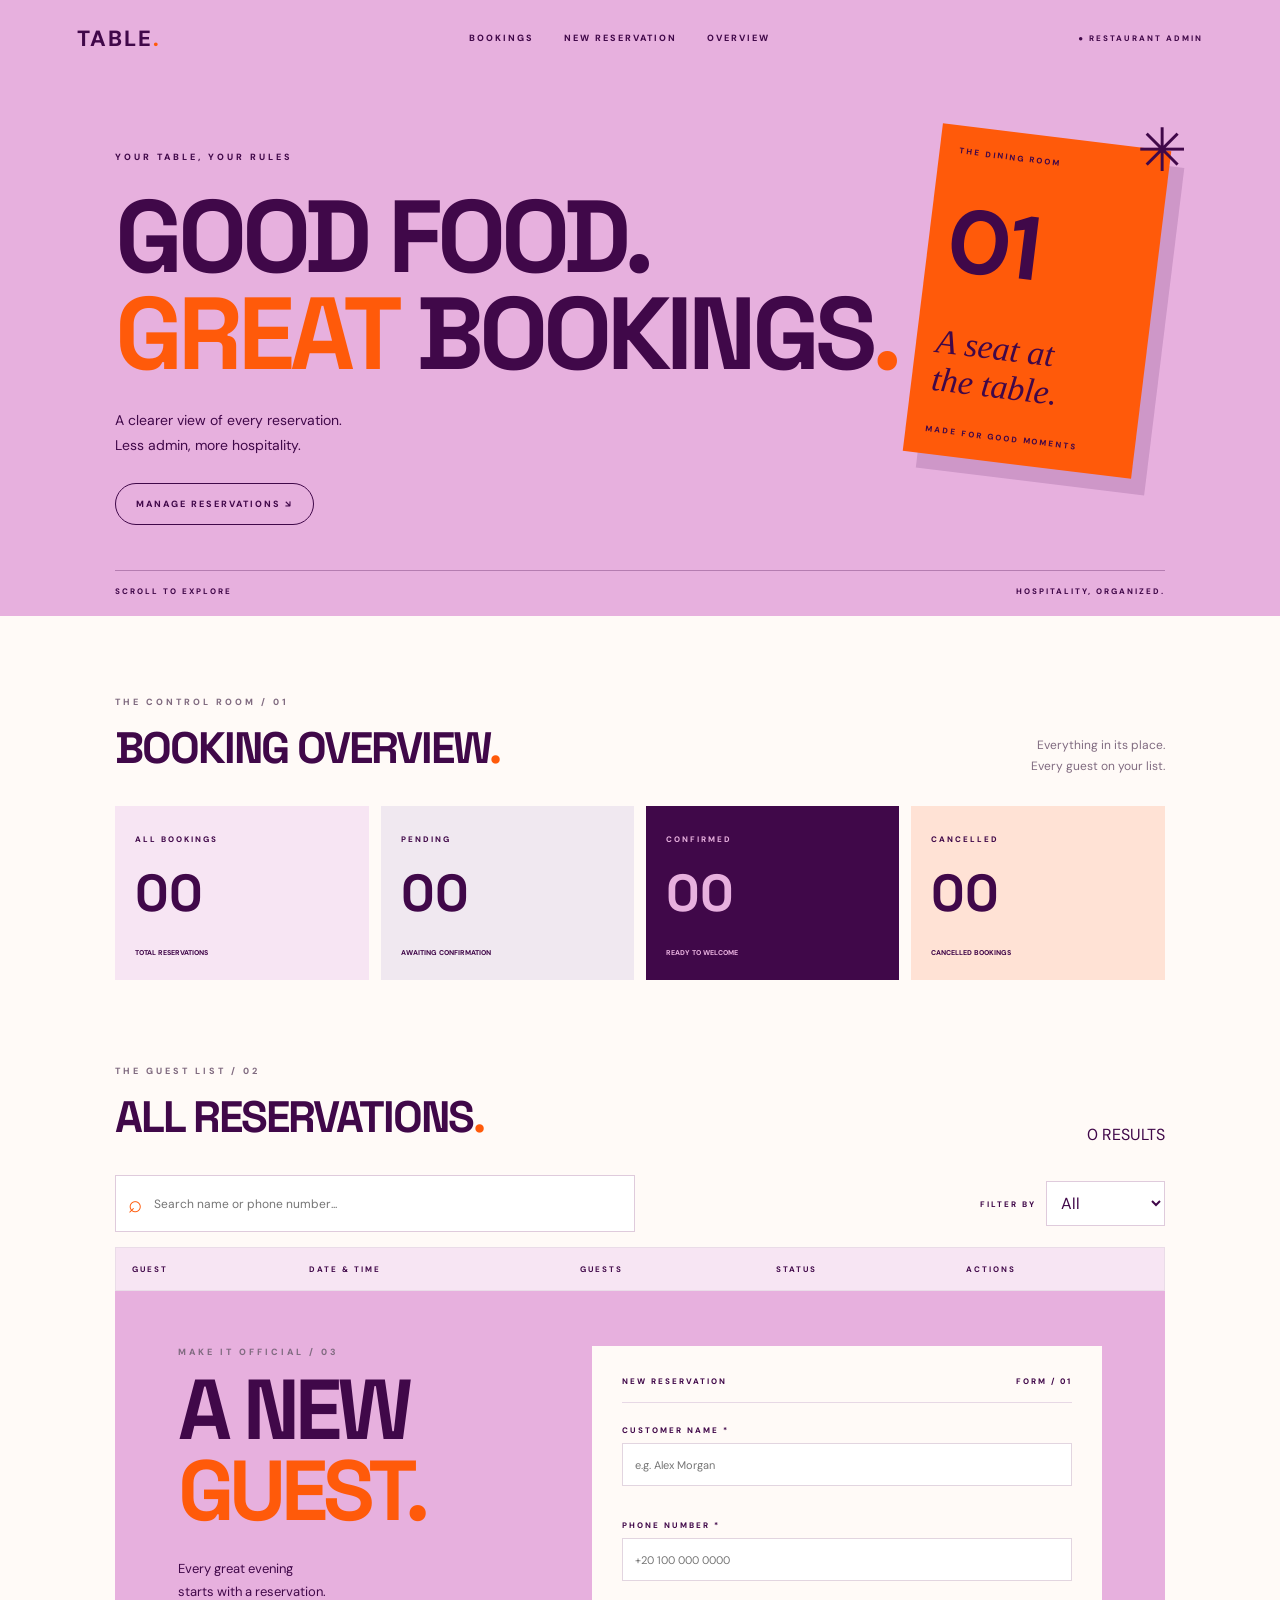
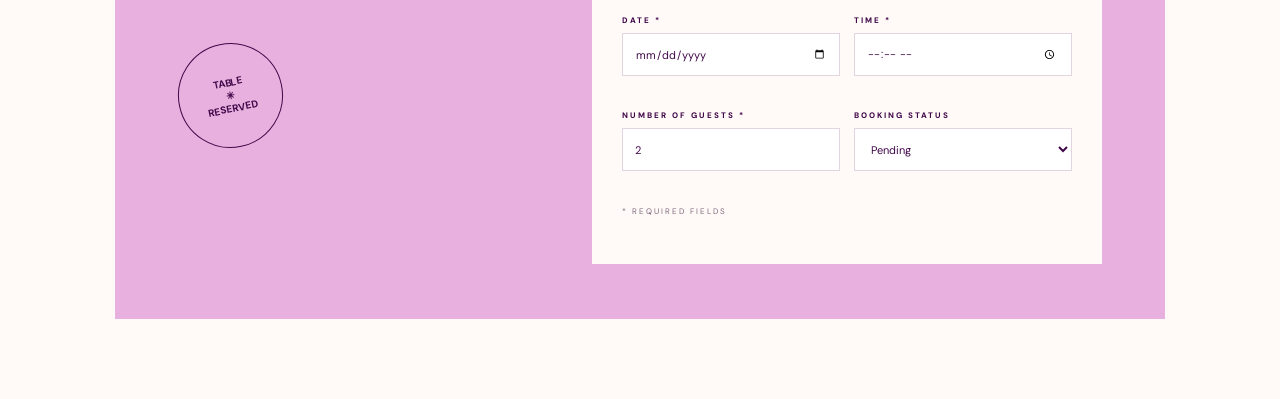
<file: booking manger/index.html>
<!DOCTYPE html>
<html lang="en">
<head>
    <meta charset="UTF-8">
    <meta name="viewport" content="width=device-width, initial-scale=1.0">
    <title>TABLE. | Booking Manager</title>

    <link rel="preconnect" href="https://fonts.googleapis.com">
    <link href="https://fonts.googleapis.com/css2?family=DM+Sans:wght@400;500;600;700;800&family=Space+Grotesk:wght@400;500;600;700&display=swap" rel="stylesheet">

    <link rel="stylesheet" href="style.css">
    <script src="script.js" defer></script>
</head>

<body>

<header class="navbar">
    <a class="logo" href="#">TABLE<span>.</span></a>

    <nav>
        <a href="#bookings">BOOKINGS</a>
        <a href="#booking-form">NEW RESERVATION</a>
        <a href="#overview">OVERVIEW</a>
    </nav>

    <span class="admin">● RESTAURANT ADMIN</span>
</header>

<section class="hero">
    <div class="hero-content">
        <p class="eyebrow">YOUR TABLE, YOUR RULES</p>

        <h1>
            GOOD FOOD.<br>
            <em>GREAT</em> BOOKINGS<span>.</span>
        </h1>

        <p class="description">
            A clearer view of every reservation.<br>
            Less admin, more hospitality.
        </p>

        <a href="#bookings" class="hero-btn">
            MANAGE RESERVATIONS ↘
        </a>
    </div>

    <div class="hero-art">
        <div class="art-card">
            <small>THE DINING ROOM</small>
            <strong>01</strong>
            <em>A seat at<br>the table.</em>
            <small>MADE FOR GOOD MOMENTS</small>
        </div>
        <span class="star">✳</span>
    </div>

    <div class="hero-footer">
        <span>SCROLL TO EXPLORE</span>
        <span>HOSPITALITY, ORGANIZED.</span>
    </div>
</section>

<main class="dashboard" id="overview">

    <div class="section-heading">
        <div>
            <p class="eyebrow dark">THE CONTROL ROOM / 01</p>
            <h2>BOOKING OVERVIEW<span>.</span></h2>
        </div>
        <p>Everything in its place.<br>Every guest on your list.</p>
    </div>

    <div class="stats-grid">

        <div class="stat-card">
            <small>ALL BOOKINGS</small>
            <strong id="total-count">00</strong>
            <span>TOTAL RESERVATIONS</span>
        </div>

        <div class="stat-card">
            <small>PENDING</small>
            <strong id="pending-count">00</strong>
            <span>AWAITING CONFIRMATION</span>
        </div>

        <div class="stat-card featured">
            <small>CONFIRMED</small>
            <strong id="confirmed-count">00</strong>
            <span>READY TO WELCOME</span>
        </div>

        <div class="stat-card orange-card">
            <small>CANCELLED</small>
            <strong id="cancelled-count">00</strong>
            <span>CANCELLED BOOKINGS</span>
        </div>

    </div>

    <section id="bookings">

        <div class="section-heading">
            <div>
                <p class="eyebrow dark">THE GUEST LIST / 02</p>
                <h2>ALL RESERVATIONS<span>.</span></h2>
            </div>
            <span id="result-count">0 RESULTS</span>
        </div>

        <div class="toolbar">

            <div class="search-box">
                <span>⌕</span>
                <input
                    type="search"
                    id="search-input"
                    placeholder="Search name or phone number..."
                >
            </div>

            <div class="filter">
                <label>FILTER BY</label>

                <select id="status-filter">
                    <option value="All">All</option>
                    <option value="Pending">Pending</option>
                    <option value="Confirmed">Confirmed</option>
                    <option value="Cancelled">Cancelled</option>
                </select>
            </div>

        </div>

        <div class="table-wrap" id="table-container">

            <table>
                <thead>
                    <tr>
                        <th>GUEST</th>
                        <th>DATE & TIME</th>
                        <th>GUESTS</th>
                        <th>STATUS</th>
                        <th>ACTIONS</th>
                    </tr>
                </thead>

                <tbody id="booking-table-body"></tbody>
            </table>

        </div>

        <div class="empty-state" id="empty-state" hidden>
            <span>✳</span>
            <h3 id="empty-title">YOUR TABLE IS CLEAR.</h3>
            <p id="empty-message">
                Your reservations will appear here.
            </p>
            <button id="clear-filters" hidden>
                CLEAR FILTERS ↗
            </button>
        </div>

    </section>

    <section class="form-section" id="booking-form">

        <div class="form-intro">
            <p class="eyebrow dark">MAKE IT OFFICIAL / 03</p>

            <h2 id="form-heading">
                A NEW<br><em>GUEST</em><span>.</span>
            </h2>

            <p>
                Every great evening<br>
                starts with a reservation.
            </p>

            <div class="stamp">
                TABLE<br>✳<br>RESERVED
            </div>
        </div>

        <form id="reservation-form" novalidate>

            <div class="form-topline">
                <span id="form-mode">NEW RESERVATION</span>
                <span>FORM / 01</span>
            </div>

            <div class="field-grid">

                <div class="field full">
                    <label for="customer">CUSTOMER NAME *</label>
                    <input id="customer" type="text" placeholder="e.g. Alex Morgan">
                    <small class="error" id="customer-error"></small>
                </div>

                <div class="field full">
                    <label for="phone">PHONE NUMBER *</label>
                    <input id="phone" type="tel" placeholder="+20 100 000 0000">
                    <small class="error" id="phone-error"></small>
                </div>

                <div class="field">
                    <label for="date">DATE *</label>
                    <input id="date" type="date">
                    <small class="error" id="date-error"></small>
                </div>

                <div class="field">
                    <label for="time">TIME *</label>
                    <input id="time" type="time">
                    <small class="error" id="time-error"></small>
                </div>

                <div class="field">
                    <label for="guests">NUMBER OF GUESTS *</label>
                    <input id="guests" type="number" min="1" value="2">
                    <small class="error" id="guests-error"></small>
                </div>

                <div class="field">
                    <label for="status">BOOKING STATUS</label>
                    <select id="status">
                        <option>Pending</option>
                        <option>Confirmed</option>
                        <option>Cancelled</option>
                    </select>
                </div>

            </div>

            <p class="required-note">* REQUIRED FIELDS</p>

            <div class="form-actions
</file>
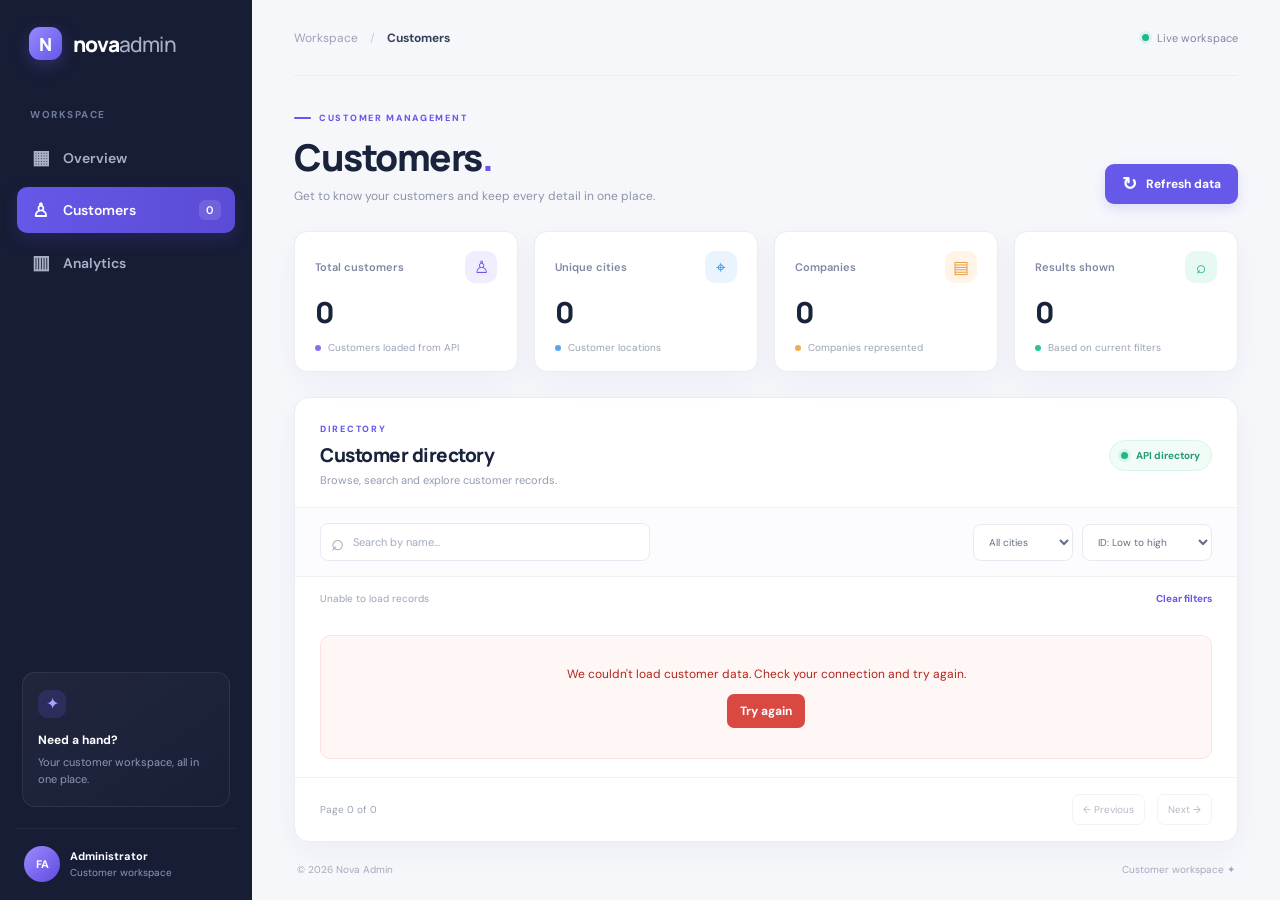
<file: indix.html>
<!DOCTYPE html>
<html lang="en">
<head>
    <meta charset="UTF-8">
    <meta name="viewport" content="width=device-width, initial-scale=1.0">
    <title>Customers | Nova Admin</title>
    <link rel="stylesheet" href="style.css">
    <script src="script.js" defer></script>
</head>

<body>
    <div class="app-shell">

        <!-- Sidebar -->
        <aside class="sidebar" id="sidebar">
            <a class="brand" href="#">
                <span class="brand-mark">N</span>
                <span>nova<span class="brand-light">admin</span></span>
            </a>

            <p class="nav-label">WORKSPACE</p>

            <nav class="navigation">
                <a class="nav-item" href="#overview">
                    <span class="nav-icon">▦</span>
                    Overview
                </a>

                <a class="nav-item active" href="#customers">
                    <span class="nav-icon">♙</span>
                    Customers
                    <span class="nav-count" id="navCount">0</span>
                </a>

                <a class="nav-item" href="#analytics">
                    <span class="nav-icon">▥</span>
                    Analytics
                </a>
            </nav>

            <div class="sidebar-bottom">
                <div class="help-card">
                    <div class="help-icon">✦</div>
                    <strong>Need a hand?</strong>
                    <p>Your customer workspace, all in one place.</p>
                </div>

                <div class="profile">
                    <div class="avatar avatar-purple">FA</div>
                    <div class="profile-info">
                        <strong>Administrator</strong>
                        <span>Customer workspace</span>
                    </div>
                </div>
            </div>
        </aside>

        <!-- Main Content -->
        <main class="main-content" id="overview">

            <header class="topbar">
                <button class="mobile-menu" id="mobileMenu"
                    aria-label="Toggle navigation">☰</button>

                <div class="breadcrumb">
                    <span>Workspace</span>
                    <span class="crumb-slash">/</span>
                    <strong>Customers</strong>
                </div>

                <div class="topbar-right">
                    <span class="status-dot"></span>
                    <span class="live-label">Live workspace</span>
                </div>
            </header>

            <!-- Page Heading -->
            <section class="page-intro">
                <div>
                    <div class="eyebrow">
                        <span class="eyebrow-line"></span>
                        CUSTOMER MANAGEMENT
                    </div>

                    <h1>Customers<span class="heading-dot">.</span></h1>

                    <p class="subtitle">
                        Get to know your customers and keep every detail
                        in one place.
                    </p>
                </div>

                <button class="button button-primary" id="refreshBtn">
                    <span class="refresh-symbol">↻</span>
                    <span id="refreshText">Refresh data</span>
                </button>
            </section>

            <!-- Statistics -->
            <section class="stats-grid">

                <article class="stat-card">
                    <div class="stat-top">
                        <span class="stat-label">Total customers</span>
                        <span class="stat-icon purple-icon">♙</span>
                    </div>

                    <div class="stat-value" id="totalCustomers">0</div>

                    <div class="stat-foot">
                        <span class="stat-foot-dot purple-dot"></span>
                        Customers loaded from API
                    </div>
                </article>

                <article class="stat-card">
                    <div class="stat-top">
                        <span class="stat-label">Unique cities</span>
                        <span class="stat-icon blue-icon">⌖</span>
                    </div>

                    <div class="stat-value" id="totalCities">0</div>

                    <div class="stat-foot">
                        <span class="stat-foot-dot blue-dot"></span>
                        Customer locations
                    </div>
                </article>

                <article class="stat-card">
                    <div class="stat-top">
                        <span class="stat-label">Companies</span>
                        <span class="stat-icon orange-icon">▤</span>
                    </div>

                    <div class="stat-value" id="totalCompanies">0</div>

                    <div class="stat-foot">
                        <span class="stat-foot-dot orange-dot"></span>
                        Companies represented
                    </div>
                </article>

                <article class="stat-card">
                    <div class="stat-top">
                        <span class="stat-label">Results shown</span>
                        <span class="stat-icon green-icon">⌕</span>
                    </div>

                    <div class="stat-value" id="visibleCustomers">0</div>

                    <div class="stat-foot">
                        <span class="stat-foot-dot green-dot"></span>
                        Based on current filters
                    </div>
                </article>

            </section>

            <!-- Customer Directory -->
            <section class="directory-card" id="customers">

                <div class="directory-heading">
                    <div>
                        <div class="section-kicker">DIRECTORY</div>
                        <h2>Customer directory</h2>
                        <p>Browse, search and explore customer records.</p>
                    </div>

                    <div class="directory-badge">
                        <span class="status-dot"></span>
                        API directory
                    </div>
                </div>

                <!-- Search, Filter and Sort -->
                <div class="toolbar">

                    <label class="search-box" for="searchInput">
                        <span class="search-icon">⌕</span>

                        <input
                            type="search"
                            id="searchInput"
                            placeholder="Search by name..."
                            autocomplete="off"
                        >
                    </label>

                    <div class="toolbar-controls">

                        <label class="select-wrap">
                            <span class="sr-only">Filter by city</span>
                            <select id="cityFilter">
                                <option value="">All cities</option>
                            </select>
                        </label>

                        <label class="select-wrap">
                            <span class="sr-only">Sort customers</span>
                            <select id="sortSelect">
                                <option value="id-asc">ID: Low to high</option>
                                <option value="id-desc">ID: High to low</option>
                                <option value="name-asc">Name: A to Z</option>
                                <option value="name-desc">Name: Z to A</option>
                            </select>
                        </label>

                    </div>
                </div>

                <div class="table-meta">
                    <span id="tableSummary">Loading customer records...</span>

                    <button class="text-button" id="clearFiltersBtn">
                        Clear filters
                    </button>
                </div>

                <!-- Loading and Error Messages -->
                <div class="status-message" id="statusMessage" role="status">
                    <span class="loader"></span>
                    <span>Loading customer records...</span>
                </div>

                <!-- Customers Table -->
                <div class="table-wrap" id="tableWrap" hidden>
                    <table id="customersTable">
                        <thead>
                            <tr>
                                <th>ID</th>
                                <th>CUSTOMER</th>
                                <th>EMAIL ADDRESS</th>
                                <th>CITY</th>
                                <th>COMPANY</th>
                                <th>DETAILS</th>
                            </tr>
                        </thead>

                        <tbody id="customersBody"></tbody>
                    </table>
                </div>

                <!-- Pagination -->
                <div class="pagination">
                    <span id="pageSummary">Page 1 of 1</span>

                    <div class="pagination-buttons">
                        <button class="page-button" id="prevPage" disabled>
                            ← Previous
                        </button>

                        <div class="page-numbers" id="pageNumbers"></div>

                        <button class="page-button" id="nextPage" disabled>
                            Next →
                        </button>
                    </div>
                </div>

            </section>

            <footer class="footer">
                <span>© 2026 Nova Admin</span>
                <span>Customer workspace ✦</span>
            </footer>

        </main>
    </div>

    <!-- Customer Details Popup -->
    <div class="modal-backdrop" id="modalBackdrop" hidden>

        <section class="customer-modal"
            role="dialog"
            aria-modal="true"
            aria-labelledby="modalName">

            <button class="modal-close" id="modalClose"
                aria-label="Close details">×</button>

            <div class="modal-profile">
                <div class="avatar avatar-purple modal-avatar"
                    id="modalAvatar">CU</div>

                <div>
                    <span class="modal-kicker">CUSTOMER PROFILE</span>
                    <h2 id="modalName">Customer name</h2>
                    <p id="modalCompany">Company</p>
                </div>
            </div>

            <div class="modal-divider"></div>

            <div class="detail-grid">

                <div class="detail-item">
                    <span>Email address</span>
                    <strong id="modalEmail">—</strong>
                </div>

                <div class="detail-item">
                    <span>Phone</span>
                    <strong id="modalPhone">—</strong>
                </div>

                <div class="detail-item">
                    <span>City</span>
                    <strong id="modalCity">—</strong>
                </div>

                <div class="detail-item">
                    <span>Website</span>
                    <strong id="modalWebsite">—</strong>
                </div>

                <div class="detail-item detail-wide">
                    <span>Street address</span>
                    <strong id="modalAddress">—</strong>
                </div>

                <div class="detail-item detail-wide">
                    <span>Company catchphrase</span>
                    <strong id="modalCatchphrase">—</strong>
                </div>

            </div>

            <button class="button button-primary modal-done" id="modalDone">
                Done
            </button>

        </section>
    </div>

</body>
</html>
</file>
<file: booking manger/style.css>
:root {
    --pink: #E7B0DE;
    --violet: #400849;
    --orange: #FF5A0A;
    --cream: #fffaf7;
    --muted: #806b80;
}

* {
    box-sizing: border-box;
    margin: 0;
    padding: 0;
}

html {
    scroll-behavior: smooth;
}

body {
    font-family: 'DM Sans', sans-serif;
    background: var(--cream);
    color: var(--violet);
}

a {
    text-decoration: none;
    color: inherit;
}

button, input, select {
    font: inherit;
}

[hidden] {
    display: none !important;
}

/* NAVBAR */

.navbar {
    min-height: 76px;
    padding: 0 6%;
    display: flex;
    align-items: center;
    justify-content: space-between;
    background: var(--pink);
}

.logo {
    font-size: 22px;
    font-weight: 800;
    letter-spacing: 2px;
}

.logo span {
    color: var(--orange);
}

nav {
    display: flex;
    gap: 30px;
}

nav a, .admin {
    font-size: 9px;
    font-weight: 800;
    letter-spacing: 2px;
}

.admin {
    font-size: 8px;
}

/* HERO */

.hero {
    min-height: 540px;
    background: var(--pink);
    padding: 75px 9%;
    position: relative;
    overflow: hidden;
}

.eyebrow {
    font-size: 9px;
    font-weight: 800;
    letter-spacing: 3px;
    margin-bottom: 25px;
}

.hero h1 {
    font-family: 'Space Grotesk', sans-serif;
    font-size: clamp(55px, 8vw, 110px);
    line-height: .95;
    letter-spacing: -5px;
}

.hero h1 em {
    color: var(--orange);
    font-style: normal;
}

.hero h1 span,
.section-heading h2 span,
.form-intro h2 span {
    color: var(--orange);
}

.description {
    margin: 25px 0;
    font-size: 14px;
    line-height: 1.8;
}

.hero-btn {
    display: inline-block;
    padding: 14px 20px;
    border: 1px solid var(--violet);
    border-radius: 30px;
    font-size: 9px;
    font-weight: 800;
    letter-spacing: 2px;
}

.hero-btn:hover {
    background: var(--violet);
    color: white;
}

.hero-art {
    position: absolute;
    right: 10%;
    top: 60px;
}

.art-card {
    width: 230px;
    height: 330px;
    padding: 20px;
    background: var(--orange);
    display: flex;
    flex-direction: column;
    justify-content: space-between;
    transform: rotate(7deg);
    box-shadow: 15px 15px 0 rgba(64,8,73,.15);
}

.art-card small {
    font-size: 8px;
    font-weight: 800;
    letter-spacing: 2px;
}

.art-card strong {
    font-size: 90px;
}

.art-card em {
    font-family: Georgia, serif;
    font-size: 34px;
}

.star {
    position: absolute;
    right: -35px;
    top: -25px;
    font-size: 60px;
    color: var(--violet);
}

.hero-footer {
    position: absolute;
    bottom: 20px;
    left: 9%;
    right: 9%;
    display: flex;
    justify-content: space-between;
    padding-top: 15px;
    border-top: 1px solid rgba(64,8,73,.3);
    font-size: 8px;
    font-weight: 800;
    letter-spacing: 2px;
}

/* DASHBOARD */

.dashboard {
    padding: 80px 9%;
}

.section-heading {
    display: flex;
    justify-content: space-between;
    align-items: end;
    margin-bottom: 30px;
    gap: 15px;
}

.eyebrow.dark {
    color: var(--muted);
    margin-bottom: 12px;
}

.section-heading h2 {
    font-family: 'Space Grotesk', sans-serif;
    font-size: clamp(27px, 4vw, 44px);
    letter-spacing: -2px;
}

.section-heading > p {
    color: var(--muted);
    font-size: 12px;
    line-height: 1.7;
    text-align: right;
}

/* STATISTICS */

.stats-grid {
    display: grid;
    grid-template-columns: repeat(4, 1fr);
    gap: 12px;
    margin-bottom: 85px;
}

.stat-card {
    padding: 20px;
    min-height: 150px;
    background: #f7e5f3;
}

.stat-card:nth-child(2) {
    background: #f0e8f0;
}

.stat-card.featured {
    background: var(--violet);
    color: var(--pink);
}

.stat-card.orange-card {
    background: #ffe2d5;
}

.stat-card small {
    font-size: 8px;
    font-weight: 800;
    letter-spacing: 2px;
}

.stat-card strong {
    display: block;
    font-family: 'Space Grotesk', sans-serif;
    font-size: 52px;
    margin: 13px 0;
}

.stat-card span {
    font-size: 7px;
    font-weight: 800;
}

/* SEARCH AND FILTER */

.toolbar {
    display: flex;
    justify-content: space-between;
    align-items: center;
    gap: 15px;
    margin-bottom: 15px;
}

.search-box {
    display: flex;
    align-items: center;
    gap: 12px;
    background: white;
    border: 1px solid #dfcbdc;
    padding: 12px;
    flex: 1;
    max-width: 520px;
}

.search-box span {
    color: var(--orange);
    font-size: 24px;
}

.search-box input {
    border: none;
    outline: none;
    width: 100%;
    font-size: 12px;
    color: var(--violet);
}

.filter {
    display: flex;
    align-items: center;
    gap: 10px;
}

.filter label {
    font-size: 8px;
    font-weight: 800;
    letter-spacing: 2px;
}

.filter select {
    padding: 10px;
    border: 1px solid #dfcbdc;
    background: white;
    color: var(--violet);
}

/* TABLE */

.table-wrap {
    overflow-x: auto;
    background: white;
    border: 1px solid #eadce8;
}

table {
    width: 100%;
    min-width: 700px;
    border-collapse: collapse;
    text-align: left;
}

thead {
    background: #f7e5f3;
}

th {
    padding: 16px;
    font-size: 8px;
    letter-spacing: 2px;
}

td {
    padding: 15px;
    border-top: 1px solid #f0e8ef;
    font-size: 11px;
}

td small {
    display: block;
    color: #99869a;
    font-size: 9px;
    margin-top: 5px;
}

.guest-cell {
    display: flex;
    align-items: center;
    gap: 10px;
}

.avatar {
    width: 34px;
    height: 34px;
    border-radius: 50%;
    background: var(--pink);
    display: grid;
    place-items: center;
    font-weight: bold;
}

.status {
    display: inline-block;
    padding: 6px 10px;
    border-radius: 30px;
    font-size: 8px;
    font-weight: 800;
}

.status-pending {
    background: #fff0d4;
    color: #986000;
}

.status-confirmed {
    background: #e1f3e7;
    color: #237544;
}

.status-cancelled {
    background: #fbe3e2;
    color: #a63d3b;
}

.row-actions {
    display: flex;
    gap: 6px;
    align-items: center;
}

.row-actions select {
    padding: 7px;
    font-size: 9px;
    max-width: 105px;
    border: 1px solid #dfcbdc;
}

.icon-btn {
    width: 30px;
    height: 30px;
    border: 1px solid #e5d6e3;
    background: white;
    color: var(--violet);
    cursor: pointer;
}

.icon-btn:hover {
    background: var(--pink);
}

.delete-btn:hover {
    background: #ffe2d5;
}

/* EMPTY STATE */

.empty-state {
    min-height: 230px;
    background: white;
    border: 1px dashed #d9bfd5;
    display: flex;
    flex-direction: column;
    align-items: center;
    justify-content: center;
    text-align: center;
    padding: 25px;
}

.empty-state > span {
    font-size: 30px;
    color: var(--orange);
}

.empty-state h3 {
    font-family: 'Space Grotesk', sans-serif;
    font-size: 22px;
    margin: 12px 0;
}

.empty-state p {
    color: var(--muted);
    font-size: 12px;
}

.empty-state button {
    margin-top: 15px;
    border: none;
    background: none;
    color: var(--orange);
    font-size: 10px;
    font-weight: bold;
    cursor: pointer;
}

/* FORM SECTION */

.form-section {
    display: grid;
    grid-template-columns: .8fr 1.2fr;
    gap: 8%;
    padding: 55px 6%;
    background: var(--pink);
}

.form-intro h2 {
    font-family: 'Space Grotesk', sans-serif;
    font-size: clamp(55px, 7vw, 85px);
    line-height: .95;
    letter-spacing: -5px;
    margin-bottom: 25px;
}

.form-intro h2 em {
    color: var(--orange);
    font-style: normal;
}

.form-intro > p:last-of-type {
    font-size: 13px;
    line-height: 1.8;
}

.stamp {
    margin-top: 40px;
    width: 105px;
    height: 105px;
    border: 1px solid var(--violet);
    border-radius: 50%;
    display: grid;
    place-items: center;
    text-align: center;
    font-size: 10px;
    font-weight: bold;
    transform: rotate(-12deg);
}

/* FORM */

#reservation-form {
    background: var(--cream);
    padding: 30px;
}

.form-topline {
    display: flex;
    justify-content: space-between;
    border-bottom: 1px solid #e7d8e5;
    padding-bottom: 16px;
    margin-bottom: 22px;
    font-size: 8px;
    letter-spacing: 2px;
    font-weight: 800;
}

.field-grid {
    display: grid;
    grid-template-columns: 1fr 1fr;
    gap: 17px 14px;
}

.field.full {
    grid-column: 1 / -1;
}

.field label {
    display: block;
    font-size: 8px;
    font-weight: 800;
    letter-spacing: 2px;
    margin-bottom: 8px;
}

.field input,
.field select {
    width: 100%;
    height: 43px;
    padding: 0 12px;
    border: 1px solid #e2d5e0;
    background: white;
    color: var(--violet);
    outline-color: var(--orange);
    font-size: 11px;
}

.error {
    display: block;
    color: #c63c24;
    font-size: 9px;
    margin-top: 5px;
    min-height: 12px;
}

.required-note {
    font-size: 8px;
    color: var(--muted);
    margin: 18px 0;
    letter-spacing: 2px;
}

.form-actions {
    display: flex;
    gap: 12px;
}

#submit-button {
    flex: 1;
    height: 48px;
    background: var(--violet);
    color: white;
    border: none;
    cursor: pointer;
    font-size: 10px;
    font-weight: bold;
    letter-spacing: 2px;
}

#submit-button:hover {
    background: var(--orange);
    color: var(--violet);
}

#cancel-edit {
    padding: 0 15px;
    border: 1px solid #d9c6d6;
    background: transparent;
    color: var(--violet);
    cursor: pointer;
    font-size: 9px;
    font-weight: bold;
}

#notice {
    margin-top: 12px;
    font-size: 10px;
    min-height: 12px;
}

.privacy-note {
    font-size: 7px;
    color: var(--muted);
    margin-top: 20px;
    letter-spacing: 1px;
}

/* FOOTER */

footer {
    background: var(--violet);
    color: var(--pink);
    padding: 25px 6%;
    display: flex;
    justify-content: space-between;
    align-items: center;
}

footer > span {
    font-size: 8px;
    letter-spacing: 2px;
}

/* RESPONSIVE */

@media (max-width: 800px) {

    .navbar {
        padding: 15px 5%;
    }

    nav {
        gap: 12px;
    }

    nav a {
        font-size: 7px;
    }

    .admin {
        display: none;
    }

    .hero {
        padding: 65px 6%;
    }

    .hero-art {
        right: -10%;
        opacity: .45;
    }

    .stats-grid {
        grid-template-columns: repeat(2, 1fr);
    }

    .form-section {
        grid-template-columns: 1fr;
    }
}

@media (max-width: 520px) {

    .navbar {
        flex-wrap: wrap;
        gap: 15px;
    }

    nav {
        gap: 10px;
    }

    nav a {
        font-size: 6px;
        letter-spacing: 1px;
    }

    .hero h1 {
        font-size: 55px;
    }

    .hero-art {
        right: -35%;
        opacity: .25;
    }

    .dashboard {
        padding: 50px 5%;
    }

    .stats-grid {
        gap: 8px;
    }

    .stat-card {
        padding: 14px;
    }

    .stat-card strong {
        font-size: 40px;
    }

    .toolbar {
        flex-direction: column;
        align-items: stretch;
    }

    .filter {
        justify-content: flex-end;
    }

    .field-grid {
        grid-template-columns: 1fr;
    }

    .field.full {
        grid-column: auto;
    }

    #reservation-form {
        padding: 20px 15px;
    }

    footer {
        flex-wrap: wrap;
        gap: 15px;
    }
}
</file>
<file: style.css>
@import url('https://fonts.googleapis.com/css2?family=DM+Sans:wght@400;500;600;700&family=Manrope:wght@400;500;600;700;800&display=swap');

:root {
    --ink: #19233b;
    --muted: #818ba2;
    --line: #e9edf5;
    --paper: #ffffff;
    --canvas: #f6f7fb;
    --purple: #6658e8;
    --purple-dark: #5143d5;
    --navy: #171d35;
    --green: #19a981;
    --shadow: 0 10px 30px rgba(35, 45, 85, 0.045);
}

* {
    box-sizing: border-box;
    margin: 0;
    padding: 0;
}

[hidden] {
    display: none !important;
}

body {
    background: var(--canvas);
    color: var(--ink);
    font-family: "DM Sans", "Segoe UI", sans-serif;
    font-size: 14px;
}

button,
input,
select {
    font: inherit;
}

button {
    cursor: pointer;
}

button:focus-visible,
input:focus-visible,
select:focus-visible,
a:focus-visible {
    outline: 3px solid rgba(102, 88, 232, 0.25);
    outline-offset: 2px;
}

a {
    color: inherit;
    text-decoration: none;
}

.app-shell {
    display: flex;
    min-height: 100vh;
}

.sidebar {
    width: 252px;
    flex: 0 0 252px;
    background: var(--navy);
    color: white;
    padding: 27px 17px 18px;
    display: flex;
    flex-direction: column;
    min-height: 100vh;
}

.brand {
    display: flex;
    align-items: center;
    gap: 11px;
    padding: 0 12px;
    font: 800 21px "Manrope", sans-serif;
    letter-spacing: -0.8px;
}

.brand-mark {
    width: 33px;
    height: 33px;
    display: grid;
    place-items: center;
    border-radius: 11px;
    background: linear-gradient(135deg, #958aff, #6557e8);
    box-shadow: 0 5px 16px #6658e84a;
    font-size: 18px;
}

.brand-light {
    color: #a9b0c7;
    font-weight: 500;
}

.nav-label {
    color: #707b9a;
    font-size: 10px;
    font-weight: 700;
    letter-spacing: 1.5px;
    margin: 48px 13px 14px;
}

.navigation {
    display: grid;
    gap: 7px;
}

.nav-item {
    display: flex;
    align-items: center;
    gap: 13px;
    padding: 13px 14px;
    border-radius: 10px;
    color: #a9b1c8;
    font-weight: 600;
    transition: 0.2s ease;
}

.nav-item:hover {
    background: #ffffff0b;
    color: white;
}

.nav-item.active {
    background: linear-gradient(100deg, #6658e8, #5b4bd5);
    color: white;
    box-shadow: 0 7px 16px #5143d533;
}

.nav-icon {
    width: 19px;
    text-align: center;
    font-size: 19px;
    line-height: 1;
}

.nav-count {
    margin-left: auto;
    font-size: 11px;
    padding: 3px 7px;
    border-radius: 6px;
    background: #ffffff20;
}

.sidebar-bottom {
    margin-top: auto;
}

.help-card {
    margin: 24px 5px 21px;
    padding: 17px 15px;
    border: 1px solid #ffffff14;
    border-radius: 13px;
    background: linear-gradient(145deg, #ffffff0b, #ffffff03);
}

.help-icon {
    display: grid;
    place-items: center;
    width: 28px;
    height: 28px;
    border-radius: 9px;
    background: #6658e82e;
    color: #aaa2ff;
    margin-bottom: 12px;
    font-size: 16px;
}

.help-card strong {
    font-size: 12px;
}

.help-card p {
    color: #8e98b5;
    font-size: 11px;
    line-height: 1.6;
    margin-top: 6px;
}

.profile {
    display: flex;
    align-items: center;
    gap: 10px;
    padding: 17px 7px 0;
    border-top: 1px solid #ffffff12;
}

.avatar {
    display: grid;
    place-items: center;
    flex: 0 0 auto;
    border-radius: 50%;
    font-weight: 700;
}

.avatar-purple {
    color: white;
    background: linear-gradient(135deg, #9c8bff, #5d4be0);
}

.profile .avatar {
    width: 36px;
    height: 36px;
    font-size: 11px;
}

.profile-info {
    min-width: 0;
    display: grid;
    gap: 3px;
}

.profile-info strong {
    font-size: 11px;
}

.profile-info span {
    color: #8f99b6;
    font-size: 10px;
}

.main-content {
    min-width: 0;
    flex: 1;
    padding: 0 42px 24px;
}

.topbar {
    min-height: 76px;
    display: flex;
    align-items: center;
    justify-content: space-between;
    border-bottom: 1px solid var(--line);
}

.breadcrumb {
    display: flex;
    gap: 12px;
    align-items: center;
    color: #9aa3b6;
    font-size: 12px;
}

.breadcrumb strong {
    color: #35405a;
}

.crumb-slash {
    color: #c6ccda;
}

.topbar-right {
    display: flex;
    align-items: center;
    gap: 8px;
    color: #7d879e;
    font-size: 11px;
}

.status-dot {
    width: 7px;
    height: 7px;
    display: inline-block;
    border-radius: 50%;
    background: #1cb989;
    box-shadow: 0 0 0 3px #1cb9891c;
}

.mobile-menu {
    display: none;
    border: 0;
    background: transparent;
    color: var(--ink);
    font-size: 22px;
}

.page-intro {
    display: flex;
    align-items: flex-end;
    justify-content: space-between;
    gap: 22px;
    padding: 36px 0 27px;
}

.eyebrow,
.section-kicker {
    display: flex;
    align-items: center;
    gap: 8px;
    color: var(--purple);
    font-size: 9px;
    font-weight: 800;
    letter-spacing: 1.7px;
}

.eyebrow-line {
    width: 17px;
    height: 2px;
    background: var(--purple);
    border-radius: 2px;
}

h1,
h2,
.stat-value {
    font-family: "Manrope", "Segoe UI", sans-serif;
}

h1 {
    margin-top: 10px;
    font-size: clamp(28px, 3vw, 37px);
    line-height: 1.25;
    font-weight: 800;
    letter-spacing: -1.5px;
}

.heading-dot {
    color: var(--purple);
}

.subtitle {
    margin-top: 8px;
    color: #8a94a9;
    font-size: 12px;
}

.button {
    display: inline-flex;
    align-items: center;
    justify-content: center;
    gap: 9px;
    border: 0;
    border-radius: 9px;
    padding: 12px 17px;
    font-size: 12px;
    font-weight: 700;
    transition: transform 0.2s, box-shadow 0.2s, background 0.2s;
}

.button-primary {
    color: white;
    background: var(--purple);
    box-shadow: 0 5px 12px #6658e82b;
}

.button-primary:hover {
    background: var(--purple-dark);
    transform: translateY(-1px);
    box-shadow: 0 8px 18px #6658e83a;
}

button:disabled {
    opacity: 0.55;
    cursor: not-allowed;
}

.refresh-symbol {
    font-size: 18px;
    line-height: 12px;
}

.stats-grid {
    display: grid;
    grid-template-columns: repeat(4, minmax(0, 1fr));
    gap: 16px;
    margin-bottom: 25px;
}

.stat-card {
    min-width: 0;
    padding: 19px 20px 17px;
    border: 1px solid var(--line);
    border-radius: 13px;
    background: var(--paper);
    box-shadow: var(--shadow);
    transition: transform 0.2s, box-shadow 0.2s;
}

.stat-card:hover {
    transform: translateY(-3px);
    box-shadow: 0 13px 30px #2936570b;
}

.stat-top {
    display: flex;
    align-items: center;
    justify-content: space-between;
    gap: 8px;
}

.stat-label {
    color: #7e889e;
    font-size: 11px;
    font-weight: 600;
}

.stat-icon {
    display: grid;
    place-items: center;
    width: 32px;
    height: 32px;
    border-radius: 10px;
    font-size: 17px;
}

.purple-icon { color: #6858e9; background: #f0edff; }
.blue-icon { color: #328ce7; background: #eaf4ff; }
.orange-icon { color: #e99a39; background: #fff4e7; }
.green-icon { color: #18a980; background: #e6faf3; }

.stat-value {
    font-size: 29px;
    font-weight: 800;
    letter-spacing: -1px;
    line-height: 1.2;
    margin: 12px 0 11px;
}

.stat-foot {
    display: flex;
    align-items: center;
    gap: 7px;
    color: #9aa3b5;
    font-size: 10px;
}

.stat-foot-dot {
    width: 6px;
    height: 6px;
    border-radius: 50%;
}

.purple-dot { background: #8172f2; }
.blue-dot { background: #58a4f3; }
.orange-dot { background: #f1ac54; }
.green-dot { background: #27c59a; }

.directory-card {
    overflow: hidden;
    background: var(--paper);
    border: 1px solid var(--line);
    border-radius: 15px;
    box-shadow: var(--shadow);
}

.directory-heading {
    display: flex;
    align-items: center;
    justify-content: space-between;
    gap: 20px;
    padding: 25px 25px 20px;
}

.section-kicker {
    font-size: 9px;
    margin-bottom: 7px;
}

.directory-heading h2 {
    font-size: 19px;
    font-weight: 800;
    letter-spacing: -0.5px;
}

.directory-heading p {
    margin-top: 5px;
    color: #929bb0;
    font-size: 11px;
}

.directory-badge {
    display: flex;
    align-items: center;
    gap: 8px;
    border: 1px solid #d9f4e9;
    border-radius: 20px;
    background: #f1fcf7;
    color: #239b77;
    padding: 8px 11px;
    font-size: 10px;
    font-weight: 700;
    white-space: nowrap;
}

.toolbar {
    display: flex;
    align-items: center;
    justify-content: space-between;
    gap: 14px;
    padding: 15px 25px;
    border-top: 1px solid #f0f2f7;
    border-bottom: 1px solid #f0f2f7;
    background: #fcfcfe;
}

.search-box {
    display: flex;
    align-items: center;
    gap: 9px;
    min-width: 200px;
    width: min(330px, 100%);
    padding: 0 10px;
    border: 1px solid #e6eaf2;
    border-radius: 8px;
    background: white;
    transition: border 0.2s, box-shadow 0.2s;
}

.search-box:focus-within {
    border-color: #a69df5;
    box-shadow: 0 0 0 3px #6658e812;
}

.search-icon {
    color: #9aa3b6;
    font-size: 22px;
}

.search-box input {
    min-width: 0;
    flex: 1;
    border: 0;
    outline: 0;
    padding: 11px 0;
    background: transparent;
    color: var(--ink);
    font-size: 11px;
}

.search-box input::placeholder {
    color: #a2aabd;
}

.toolbar-controls {
    display: flex;
    align-items: center;
    gap: 9px;
}

.select-wrap select {
    max-width: 190px;
    border: 1px solid #e6eaf2;
    border-radius: 8px;
    padding: 10px 28px 10px 11px;
    color: #626d84;
    background: white;
    outline: 0;
    font-size: 10px;
    cursor: pointer;
}

.select-wrap select:focus {
    border-color: #a69df5;
}

.table-meta {
    display: flex;
    align-items: center;
    justify-content: space-between;
    gap: 12px;
    padding: 15px 25px 12px;
    color: #9aa3b5;
    font-size: 10px;
}

.text-button {
    border: 0;
    background: transparent;
    color: var(--purple);
    font-size: 10px;
    font-weight: 700;
}

.text-button:hover {
    color: var(--purple-dark);
}

.table-wrap {
    width: 100%;
    overflow-x: auto;
}

#customersTable {
    width: 100%;
    min-width: 790px;
    border-collapse: collapse;
    text-align: left;
}

#customersTable thead {
    background: #f8f9fc;
}

#customersTable th {
    padding: 13px 17px;
    color: #9aa3b5;
    border-top: 1px solid #f0f2f7;
    border-bottom: 1px solid #edf0f6;
    font-size: 9px;
    font-weight: 800;
    letter-spacing: 0.8px;
    white-space: nowrap;
}

#customersTable td {
    padding: 13px 17px;
    border-bottom: 1px solid #f0f2f7;
    color: #667189;
    font-size: 11px;
    vertical-align: middle;
}

#customersTable tbody tr {
    transition: background 0.18s;
}

#customersTable tbody tr:hover {
    background: #fafaff;
}

#customersTable tbody tr:last-child td {
    border-bottom: 0;
}

.customer-id {
    color: #a2aabd;
    font-size: 10px;
    font-weight: 700;
}

.customer-cell {
    display: flex;
    align-items: center;
    gap: 10px;
    min-width: 165px;
}

.customer-avatar {
    width: 32px;
    height: 32px;
    border-radius: 10px;
    display: grid;
    place-items: center;
    color: #6154d9;
    background: #efedff;
    font-size: 10px;
    font-weight: 800;
    flex: 0 0 auto;
}

.customer-name {
    display: block;
    color: #27324b;
    font-size: 11px;
    font-weight: 700;
    max-width: 180px;
    overflow: hidden;
    text-overflow: ellipsis;
    white-space: nowrap;
}

.customer-subtitle {
    display: block;
    margin-top: 3px;
    color: #a1a9b9;
    font-size: 9px;
}

.email-cell {
    color: #6f7a91;
    white-space: nowrap;
}

.city-pill {
    display: inline-block;
    border-radius: 6px;
    padding: 5px 8px;
    color: #64728d;
    background: #f3f5fa;
    font-size: 10px;
    white-space: nowrap;
}

.company-cell {
    color: #536078;
    font-weight: 600;
    max-width: 150px;
    overflow: hidden;
    text-overflow: ellipsis;
    white-space: nowrap;
}

.details-button {
    border: 1px solid #e7e5ff;
    border-radius: 7px;
    padding: 7px 9px;
    background: #f8f7ff;
    color: #6859e5;
    font-size: 10px;
    font-weight: 700;
    white-space: nowrap;
}

.details-button:hover {
    border-color: #c9c3ff;
    background: #efedff;
}


.status-message {
    display: flex;
    justify-content: center;
    align-items: center;
    gap: 11px;
    min-height: 170px;
    padding: 30px;
    color: #7e889e;
    font-size: 12px;
    text-align: center;
}

.status-message.error {
    display: block;
    color: #b42318;
    background: #fff7f6;
    margin: 18px 25px;
    border: 1px solid #fee2e2;
    border-radius: 10px;
    min-height: 0;
}

.status-message button {
    margin-top: 12px;
    border: 0;
    border-radius: 7px;
    padding: 9px 13px;
    color: white;
    background: #d94841;
    font-weight: 700;
}

.loader {
    width: 17px;
    height: 17px;
    border: 2px solid #e4e1ff;
    border-top-color: var(--purple);
    border-radius: 50%;
    animation: spin 0.7s linear infinite;
}

@keyframes spin {
    to { transform: rotate(360deg); }
}

.pagination {
    display: flex;
    align-items: center;
    justify-content: space-between;
    gap: 12px;
    border-top: 1px solid #f0f2f7;
    padding: 16px 25px;
    color: #9aa3b5;
    font-size: 10px;
}

.pagination-buttons,
.page-numbers {
    display: flex;
    align-items: center;
    gap: 6px;
}

.page-button,
.page-number {
    border: 1px solid #e7eaf2;
    border-radius: 7px;
    padding: 8px 10px;
    color: #7a849a;
    background: white;
    font-size: 10px;
}

.page-button:hover:not(:disabled),
.page-number:hover {
    border-color: #c7c1ff;
    color: var(--purple);
}

.page-number {
    width: 30px;
    padding: 8px 0;
}

.page-number.active {
    border-color: var(--purple);
    background: var(--purple);
    color: white;
}

/* ===== 11. Footer ===== */
.footer {
    display: flex;
    justify-content: space-between;
    gap: 15px;
    padding: 21px 3px 0;
    color: #a3aabd;
    font-size: 10px;
}

.modal-backdrop {
    position: fixed;
    inset: 0;
    z-index: 20;
    display: grid;
    place-items: center;
    padding: 20px;
    background: rgba(20, 27, 49, 0.48);
    backdrop-filter: blur(5px);
}

.customer-modal {
    position: relative;
    width: min(100%, 520px);
    max-height: 90vh;
    overflow-y: auto;
    border: 1px solid #ffffff90;
    border-radius: 19px;
    background: white;
    padding: 30px;
    box-shadow: 0 24px 80px #11182730;
    animation: modal-in 0.2s ease-out;
}

@keyframes modal-in {
    from {
        opacity: 0;
        transform: translateY(8px) scale(0.985);
    }
    to {
        opacity: 1;
        transform: translateY(0) scale(1);
    }
}

.modal-close {
    position: absolute;
    top: 15px;
    right: 17px;
    width: 31px;
    height: 31px;
    border: 1px solid #edf0f5;
    border-radius: 9px;
    background: #fafbfe;
    color: #768098;
    font-size: 22px;
    line-height: 1;
}

.modal-profile {
    display: flex;
    align-items: center;
    gap: 15px;
    padding-right: 25px;
}

.modal-avatar {
    width: 55px;
    height: 55px;
    font-size: 16px;
    border-radius: 16px;
}

.modal-kicker {
    color: var(--purple);
    font-size: 9px;
    font-weight: 800;
    letter-spacing: 1.4px;
}

.modal-profile h2 {
    margin-top: 4px;
    font-size: 21px;
    letter-spacing: -0.5px;
}

.modal-profile p {
    margin-top: 4px;
    color: #8c96aa;
    font-size: 12px;
}

.modal-divider {
    height: 1px;
    background: #edf0f6;
    margin: 23px 0;
}

.detail-grid {
    display: grid;
    grid-template-columns: 1fr 1fr;
    gap: 19px 16px;
}

.detail-item {
    min-width: 0;
    display: grid;
    gap: 6px;
}

.detail-item span {
    color: #9aa3b5;
    font-size: 10px;
}

.detail-item strong {
    color: #344058;
    font-size: 12px;
    font-weight: 600;
    overflow-wrap: anywhere;
}

.detail-wide {
    grid-column: 1 / -1;
}

.modal-done {
    width: 100%;
    margin-top: 25px;
}

.sr-only {
    position: absolute;
    width: 1px;
    height: 1px;
    padding: 0;
    margin: -1px;
    overflow: hidden;
    clip: rect(0, 0, 0, 0);
    white-space: nowrap;
    border: 0;
}

@media (max-width: 1150px) {
    .main-content {
        padding-left: 25px;
        padding-right: 25px;
    }

    .stats-grid {
        grid-template-columns: repeat(2, minmax(0, 1fr));
    }
}

@media (max-width: 850px) {
    .sidebar {
        width: 215px;
        flex-basis: 215px;
    }

    .main-content {
        padding-left: 20px;
        padding-right: 20px;
    }

    .toolbar {
        align-items: stretch;
        flex-direction: column;
    }

    .search-box {
        width: 100%;
    }

    .toolbar-controls {
        flex-wrap: wrap;
    }

    .select-wrap select {
        max-width: 100%;
    }
}

@media (max-width: 620px) {
    .app-shell {
        display: block;
    }

    .sidebar {
        display: none;
        position: fixed;
        z-index: 15;
        inset: 0 auto 0 0;
        width: 260px;
        min-height: 100vh;
        box-shadow: 12px 0 35px #10172c35;
    }

    .sidebar.open {
        display: flex;
    }

    .main-content {
        padding: 0 14px 18px;
    }

    .topbar {
        min-height: 62px;
        gap: 12px;
    }

    .mobile-menu {
        display: block;
    }

    .breadcrumb {
        margin-right: auto;
        font-size: 11px;
        gap: 7px;
    }

    .topbar-right .live-label,
    .topbar-right .status-dot {
        display: none;
    }

    .page-intro {
        align-items: flex-start;
        flex-direction: column;
        padding: 26px 0 21px;
    }

    .page-intro .button {
        align-self: stretch;
    }

    .stats-grid {
        gap: 10px;
        grid-template-columns: repeat(2, minmax(0, 1fr));
        margin-bottom: 17px;
    }

    .stat-card {
        padding: 15px 13px;
    }

    .stat-label {
        font-size: 10px;
    }

    .stat-icon {
        width: 27px;
        height: 27px;
    }

    .stat-value {
        font-size: 25px;
        margin: 10px 0;
    }

    .stat-foot {
        align-items: flex-start;
        font-size: 9px;
    }

    .directory-heading {
        align-items: flex-start;
        flex-direction: column;
        padding: 20px 16px 16px;
    }

    .toolbar {
        padding: 13px 16px;
    }

    .toolbar-controls {
        display: grid;
        grid-template-columns: 1fr;
    }

    .select-wrap select {
        width: 100%;
    }

    .table-meta {
        padding: 13px 16px 10px;
    }

    .pagination {
        align-items: flex-start;
        flex-direction: column;
        padding: 14px 16px;
    }

    .pagination-buttons {
        width: 100%;
        flex-wrap: wrap;
    }

    .page-button {
        flex: 1;
    }

    .customer-modal {
        padding: 24px 20px;
    }

    .footer {
        font-size: 9px;
    }
}

@media (prefers-reduced-motion: reduce) {
    *,
    *::before,
    *::after {
        animation-duration: 0.01ms !important;
        animation-iteration-count: 1 !important;
        transition-duration: 0.01ms !important;
    }
}
</file>
